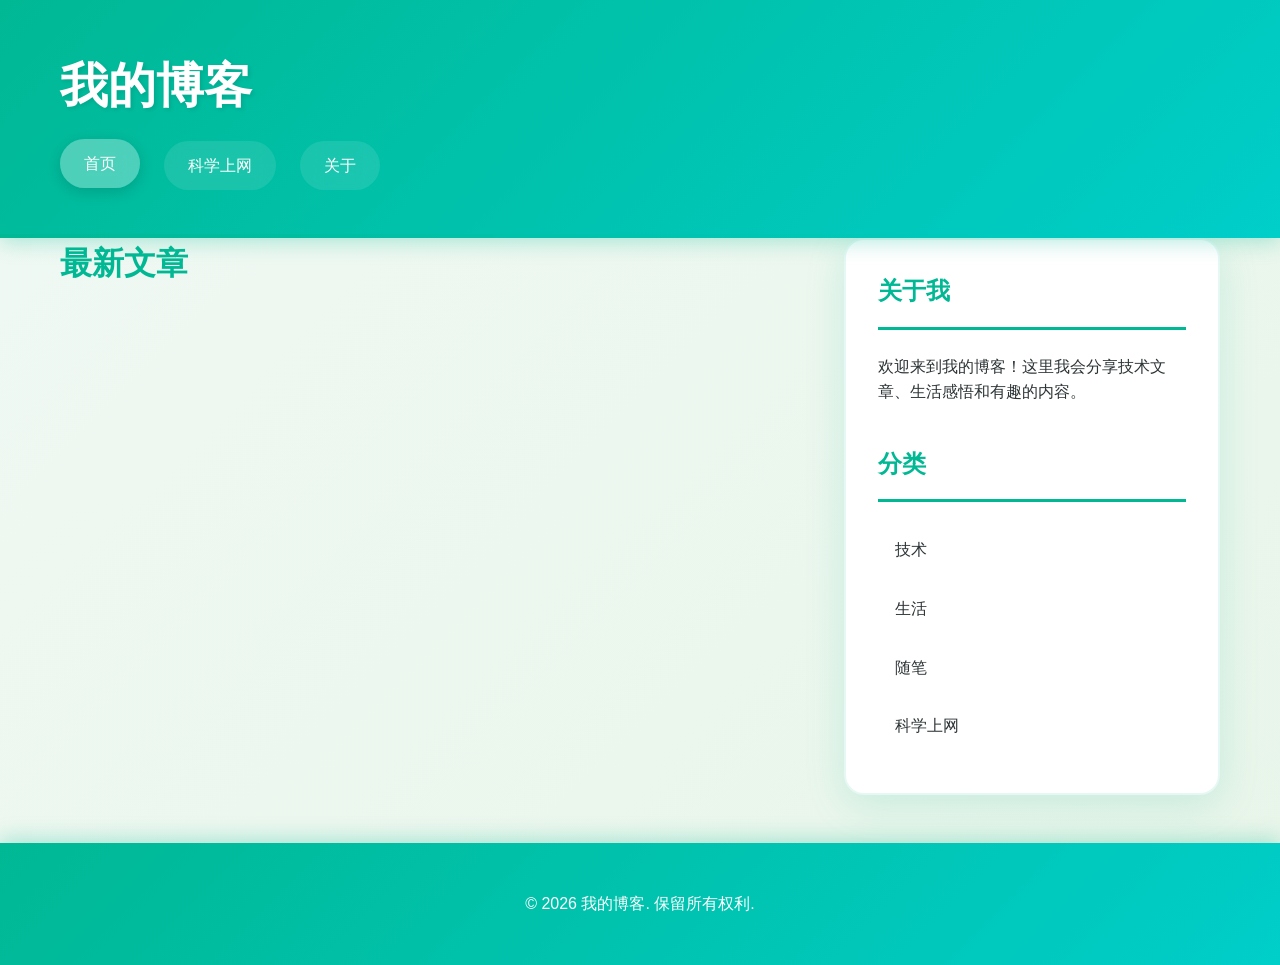
<file: index.html>
<!DOCTYPE html>
<html lang="zh-CN">
<head>
    <meta charset="UTF-8">
    <meta name="viewport" content="width=device-width, initial-scale=1.0">
    <title>我的博客</title>
    <link rel="stylesheet" href="styles.css">
    <script type="module" src="js/dataManager.js"></script>
    <script type="module" src="js/articleManager.js"></script>
</head>
<body>
    <header>
        <div class="container">
            <h1>我的博客</h1>
            <nav>
                <a href="index.html" class="active">首页</a>
                <a href="science-networking.html">科学上网</a>
                <a href="about.html">关于</a>
            </nav>
        </div>
    </header>

    <main class="container">
        <div class="blog-posts">
            <h2>最新文章</h2>
            <div id="posts-container">
            </div>
        </div>

        <aside class="sidebar">
            <div class="widget">
                <h3>关于我</h3>
                <p>欢迎来到我的博客！这里我会分享技术文章、生活感悟和有趣的内容。</p>
            </div>
            <div class="widget">
                <h3>分类</h3>
                <ul>
                    <li><a href="#">技术</a></li>
                    <li><a href="#">生活</a></li>
                    <li><a href="#">随笔</a></li>
                    <li><a href="#">科学上网</a></li>
                </ul>
            </div>
        </aside>
    </main>

    <footer>
        <div class="container">
            <p>&copy; 2026 我的博客. 保留所有权利.</p>
        </div>
    </footer>

    <script type="module">
        import articleManager from './js/articleManager.js';
        
        document.addEventListener('DOMContentLoaded', async () => {
            await articleManager.init();
        });
    </script>
</body>
</html>
</file>
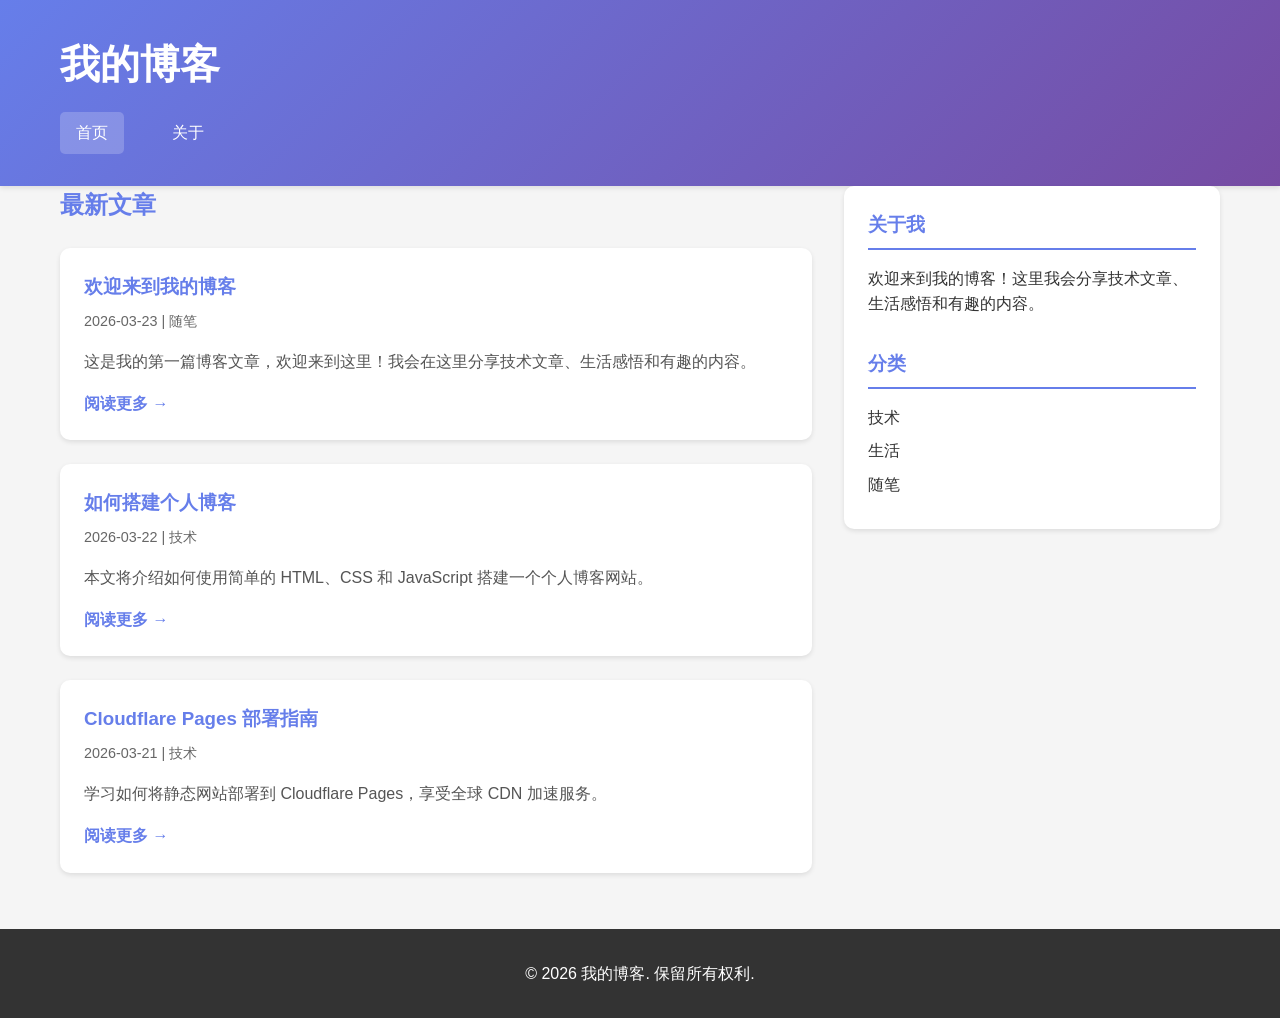
<file: my-blog/index.html>
<!DOCTYPE html>
<html lang="zh-CN">
<head>
    <meta charset="UTF-8">
    <meta name="viewport" content="width=device-width, initial-scale=1.0">
    <title>我的博客</title>
    <link rel="stylesheet" href="styles.css">
</head>
<body>
    <header>
        <div class="container">
            <h1>我的博客</h1>
            <nav>
                <a href="index.html" class="active">首页</a>
                <a href="about.html">关于</a>
            </nav>
        </div>
    </header>

    <main class="container">
        <div class="blog-posts">
            <h2>最新文章</h2>
            <div id="posts-container">
            </div>
        </div>

        <aside class="sidebar">
            <div class="widget">
                <h3>关于我</h3>
                <p>欢迎来到我的博客！这里我会分享技术文章、生活感悟和有趣的内容。</p>
            </div>
            <div class="widget">
                <h3>分类</h3>
                <ul>
                    <li><a href="#">技术</a></li>
                    <li><a href="#">生活</a></li>
                    <li><a href="#">随笔</a></li>
                </ul>
            </div>
        </aside>
    </main>

    <footer>
        <div class="container">
            <p>&copy; 2026 我的博客. 保留所有权利.</p>
        </div>
    </footer>

    <script src="script.js"></script>
</body>
</html>
</file>
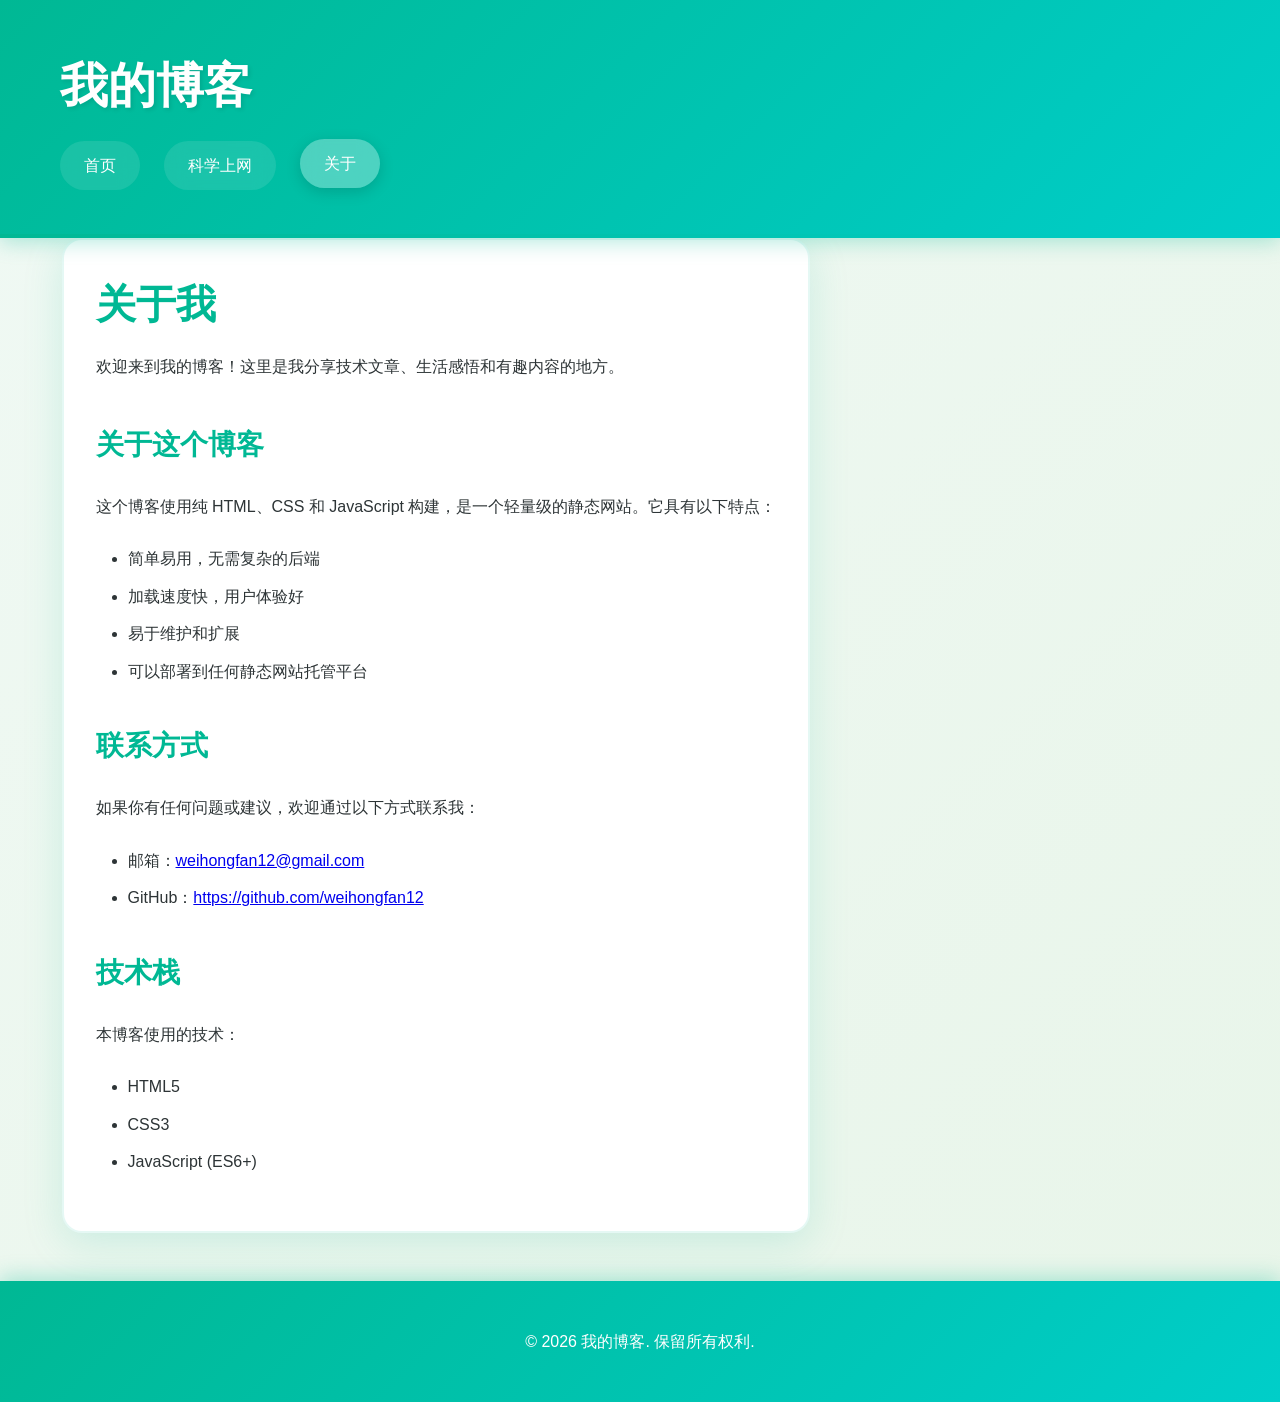
<file: about.html>
<!DOCTYPE html>
<html lang="zh-CN">
<head>
    <meta charset="UTF-8">
    <meta name="viewport" content="width=device-width, initial-scale=1.0">
    <title>关于 - 我的博客</title>
    <link rel="stylesheet" href="styles.css">
</head>
<body>
    <header>
        <div class="container">
            <h1>我的博客</h1>
            <nav>
                <a href="index.html">首页</a>
                <a href="science-networking.html">科学上网</a>
                <a href="about.html" class="active">关于</a>
            </nav>
        </div>
    </header>

    <main class="container">
        <div class="about-page">
            <div class="post-card">
                <h1>关于我</h1>
                <p>欢迎来到我的博客！这里是我分享技术文章、生活感悟和有趣内容的地方。</p>
                
                <h2>关于这个博客</h2>
                <p>这个博客使用纯 HTML、CSS 和 JavaScript 构建，是一个轻量级的静态网站。它具有以下特点：</p>
                <ul>
                    <li>简单易用，无需复杂的后端</li>
                    <li>加载速度快，用户体验好</li>
                    <li>易于维护和扩展</li>
                    <li>可以部署到任何静态网站托管平台</li>
                </ul>
                
                <h2>联系方式</h2>
                <p>如果你有任何问题或建议，欢迎通过以下方式联系我：</p>
                <ul>
                    <li>邮箱：<a href="mailto:weihongfan12@gmail.com">weihongfan12@gmail.com</a></li>
                    <li>GitHub：<a href="https://github.com/weihongfan12" target="_blank">https://github.com/weihongfan12</a></li>
                </ul>
                
                <h2>技术栈</h2>
                <p>本博客使用的技术：</p>
                <ul>
                    <li>HTML5</li>
                    <li>CSS3</li>
                    <li>JavaScript (ES6+)</li>
                </ul>
            </div>
        </div>
    </main>

    <footer>
        <div class="container">
            <p>&copy; 2026 我的博客. 保留所有权利.</p>
        </div>
    </footer>
</body>
</html>
</file>
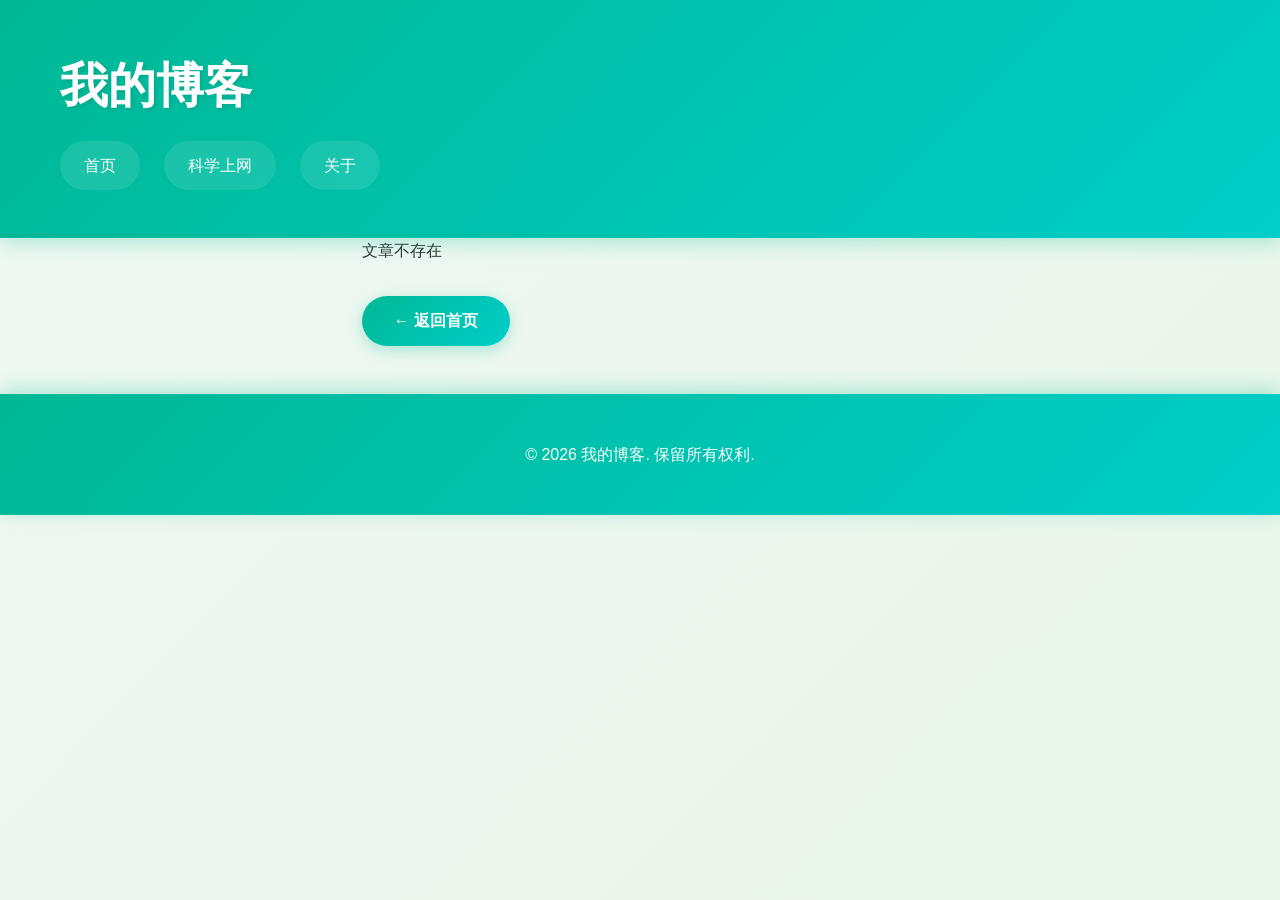
<file: article.html>
<!DOCTYPE html>
<html lang="zh-CN">
<head>
    <meta charset="UTF-8">
    <meta name="viewport" content="width=device-width, initial-scale=1.0">
    <title>文章详情 - 我的博客</title>
    <link rel="stylesheet" href="styles.css">
    <script type="module" src="js/dataManager.js"></script>
    <script type="module" src="js/articleManager.js"></script>
</head>
<body>
    <header>
        <div class="container">
            <h1>我的博客</h1>
            <nav>
                <a href="index.html">首页</a>
                <a href="science-networking.html">科学上网</a>
                <a href="about.html">关于</a>
            </nav>
        </div>
    </header>

    <main class="container">
        <div class="post-detail">
            <div id="post-content">
                <p>加载中...</p>
            </div>
            <a href="index.html" class="back-link">← 返回首页</a>
        </div>
    </main>

    <footer>
        <div class="container">
            <p>&copy; 2026 我的博客. 保留所有权利.</p>
        </div>
    </footer>

    <script type="module">
        import articleManager from './js/articleManager.js';
        
        document.addEventListener('DOMContentLoaded', async () => {
            const urlParams = new URLSearchParams(window.location.search);
            const articleId = urlParams.get('id');
            
            if (articleId) {
                await articleManager.loadArticleDetail(articleId);
            } else {
                document.querySelector('#post-content').innerHTML = '<p>文章不存在</p>';
            }
        });
    </script>
</body>
</html>
</file>
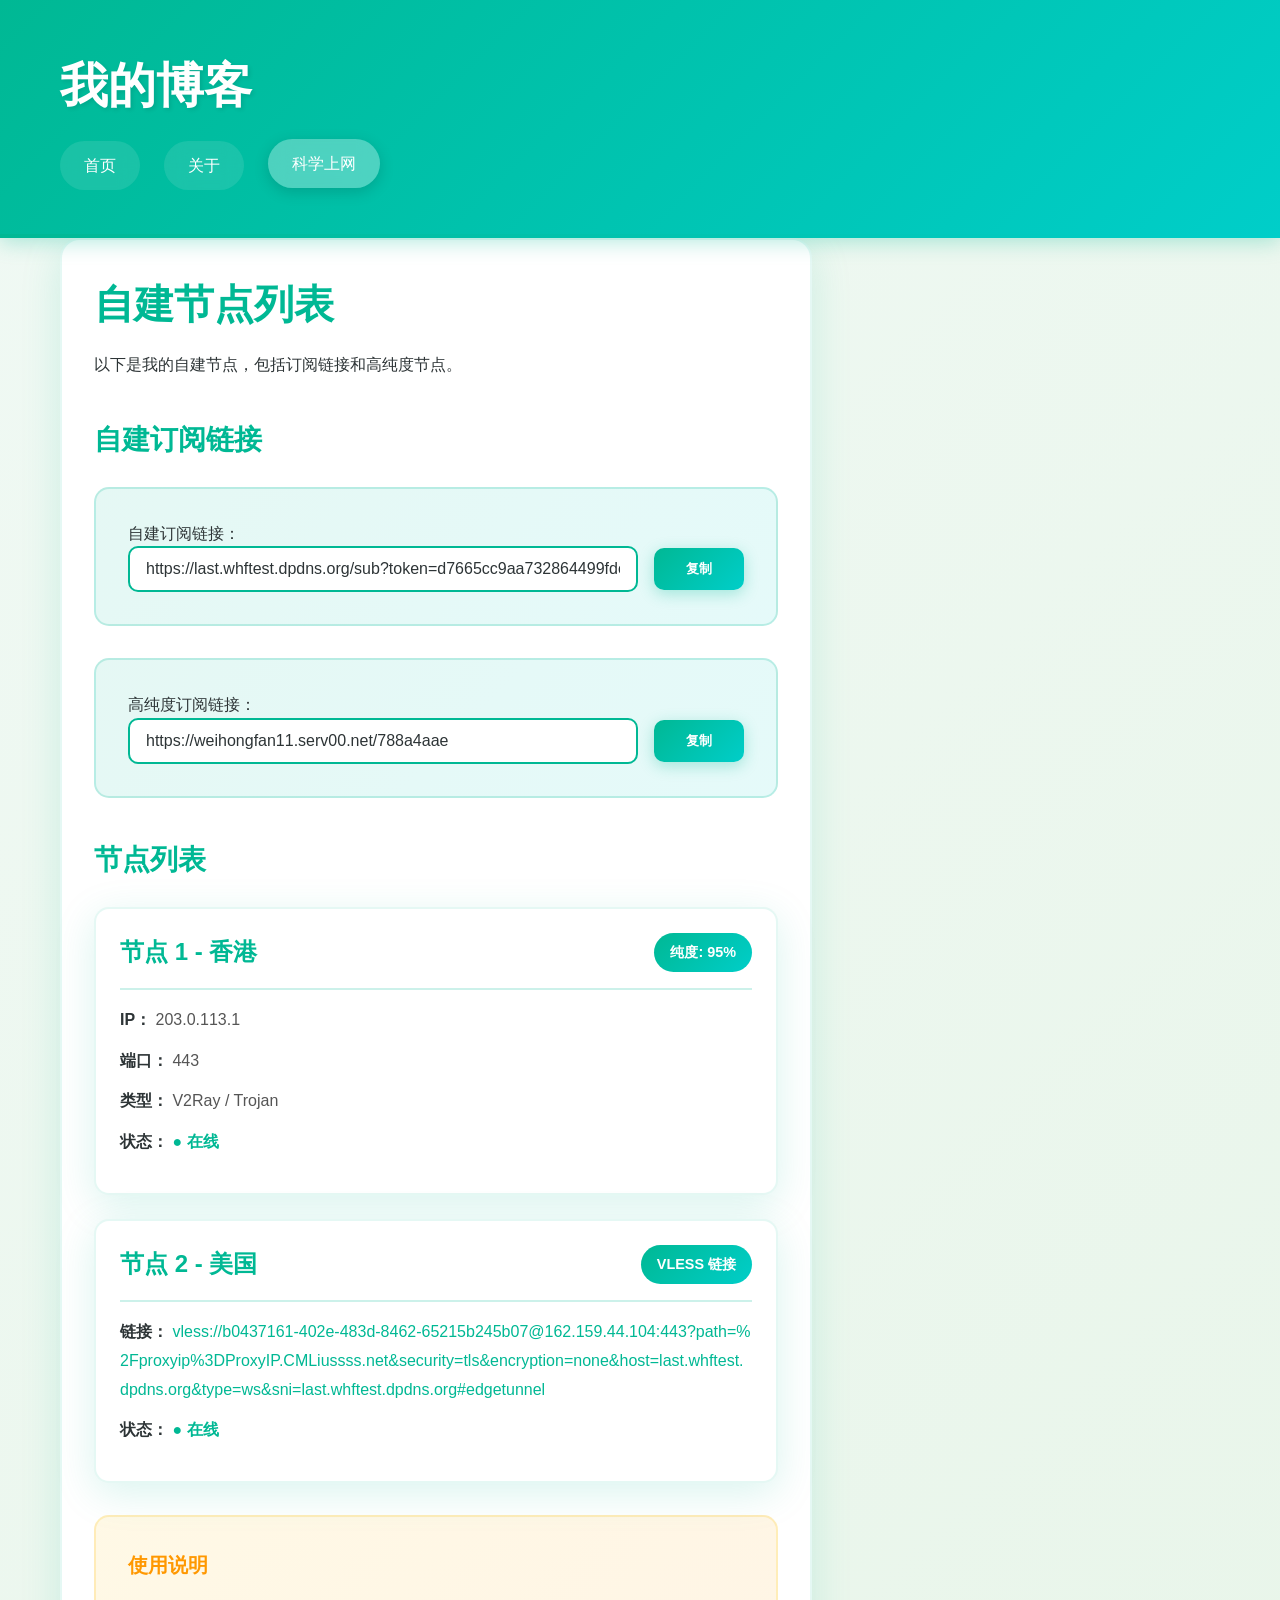
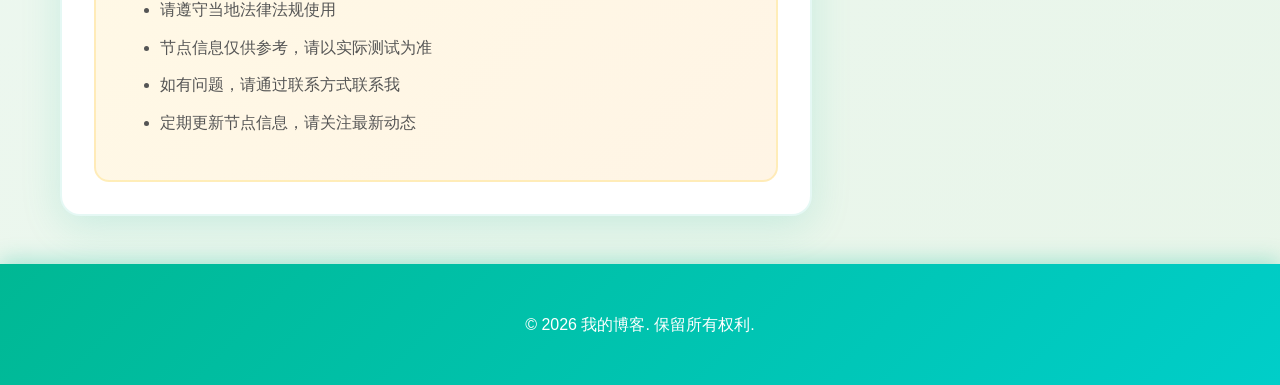
<file: nodes.html>
<!DOCTYPE html>
<html lang="zh-CN">
<head>
    <meta charset="UTF-8">
    <meta name="viewport" content="width=device-width, initial-scale=1.0">
    <title>节点列表 - 我的博客</title>
    <link rel="stylesheet" href="styles.css">
    <script type="module" src="js/dataManager.js"></script>
    <script type="module" src="js/nodeManager.js"></script>
</head>
<body>
    <header>
        <div class="container">
            <h1>我的博客</h1>
            <nav>
                <a href="index.html">首页</a>
                <a href="about.html">关于</a>
                <a href="science-networking.html" class="active">科学上网</a>
            </nav>
        </div>
    </header>

    <main class="container">
        <div class="nodes-page">
            <div class="post-card">
                <h1>自建节点列表</h1>
                <p>以下是我的自建节点，包括订阅链接和高纯度节点。</p>
                
                <h2>自建订阅链接</h2>
                <div class="subscription-box">
                    <p>自建订阅链接：</p>
                    <div class="subscription-link">
                        <input type="text" value="https://last.whftest.dpdns.org/sub?token=d7665cc9aa732864499fde639336298" readonly>
                        <button onclick="copySubscription()">复制</button>
                    </div>
                </div>
                
                <div class="subscription-box">
                    <p>高纯度订阅链接：</p>
                    <div class="subscription-link">
                        <input type="text" value="https://weihongfan11.serv00.net/788a4aae" readonly>
                        <button onclick="copyHighPuritySubscription()">复制</button>
                    </div>
                </div>

                <h2>节点列表</h2>
                <div class="nodes-list">
                    <div class="node-item">
                        <div class="node-header">
                            <h3>节点 1 - 香港</h3>
                            <span class="node-purity">纯度: 95%</span>
                        </div>
                        <div class="node-details">
                            <p><strong>IP：</strong> 203.0.113.1</p>
                            <p><strong>端口：</strong> 443</p>
                            <p><strong>类型：</strong> V2Ray / Trojan</p>
                            <p><strong>状态：</strong> <span class="status-online">● 在线</span></p>
                        </div>
                    </div>

                    <div class="node-item">
                        <div class="node-header">
                            <h3>节点 2 - 美国</h3>
                            <span class="node-purity">VLESS 链接</span>
                        </div>
                        <div class="node-details">
                            <p><strong>链接：</strong> <a href="vless://b0437161-402e-483d-8462-65215b245b07@162.159.44.104:443?path=%2Fproxyip%3DProxyIP.CMLiussss.net&security=tls&encryption=none&host=last.whftest.dpdns.org&type=ws&sni=last.whftest.dpdns.org#edgetunnel" target="_blank" class="node-link">vless://b0437161-402e-483d-8462-65215b245b07@162.159.44.104:443?path=%2Fproxyip%3DProxyIP.CMLiussss.net&security=tls&encryption=none&host=last.whftest.dpdns.org&type=ws&sni=last.whftest.dpdns.org#edgetunnel</a></p>
                            <p><strong>状态：</strong> <span class="status-online">● 在线</span></p>
                        </div>
                    </div>
                </div>

                <div class="note">
                    <h3>使用说明</h3>
                    <ul>
                        <li>请遵守当地法律法规使用</li>
                        <li>节点信息仅供参考，请以实际测试为准</li>
                        <li>如有问题，请通过联系方式联系我</li>
                        <li>定期更新节点信息，请关注最新动态</li>
                    </ul>
                </div>
            </div>
        </div>
    </main>

    <footer>
        <div class="container">
            <p>&copy; 2026 我的博客. 保留所有权利.</p>
        </div>
    </footer>

    <script type="module">
        import nodeManager from './js/nodeManager.js';
        
        document.addEventListener('DOMContentLoaded', async () => {
            await nodeManager.init();
        });
    </script>
</body>
</html>
</file>
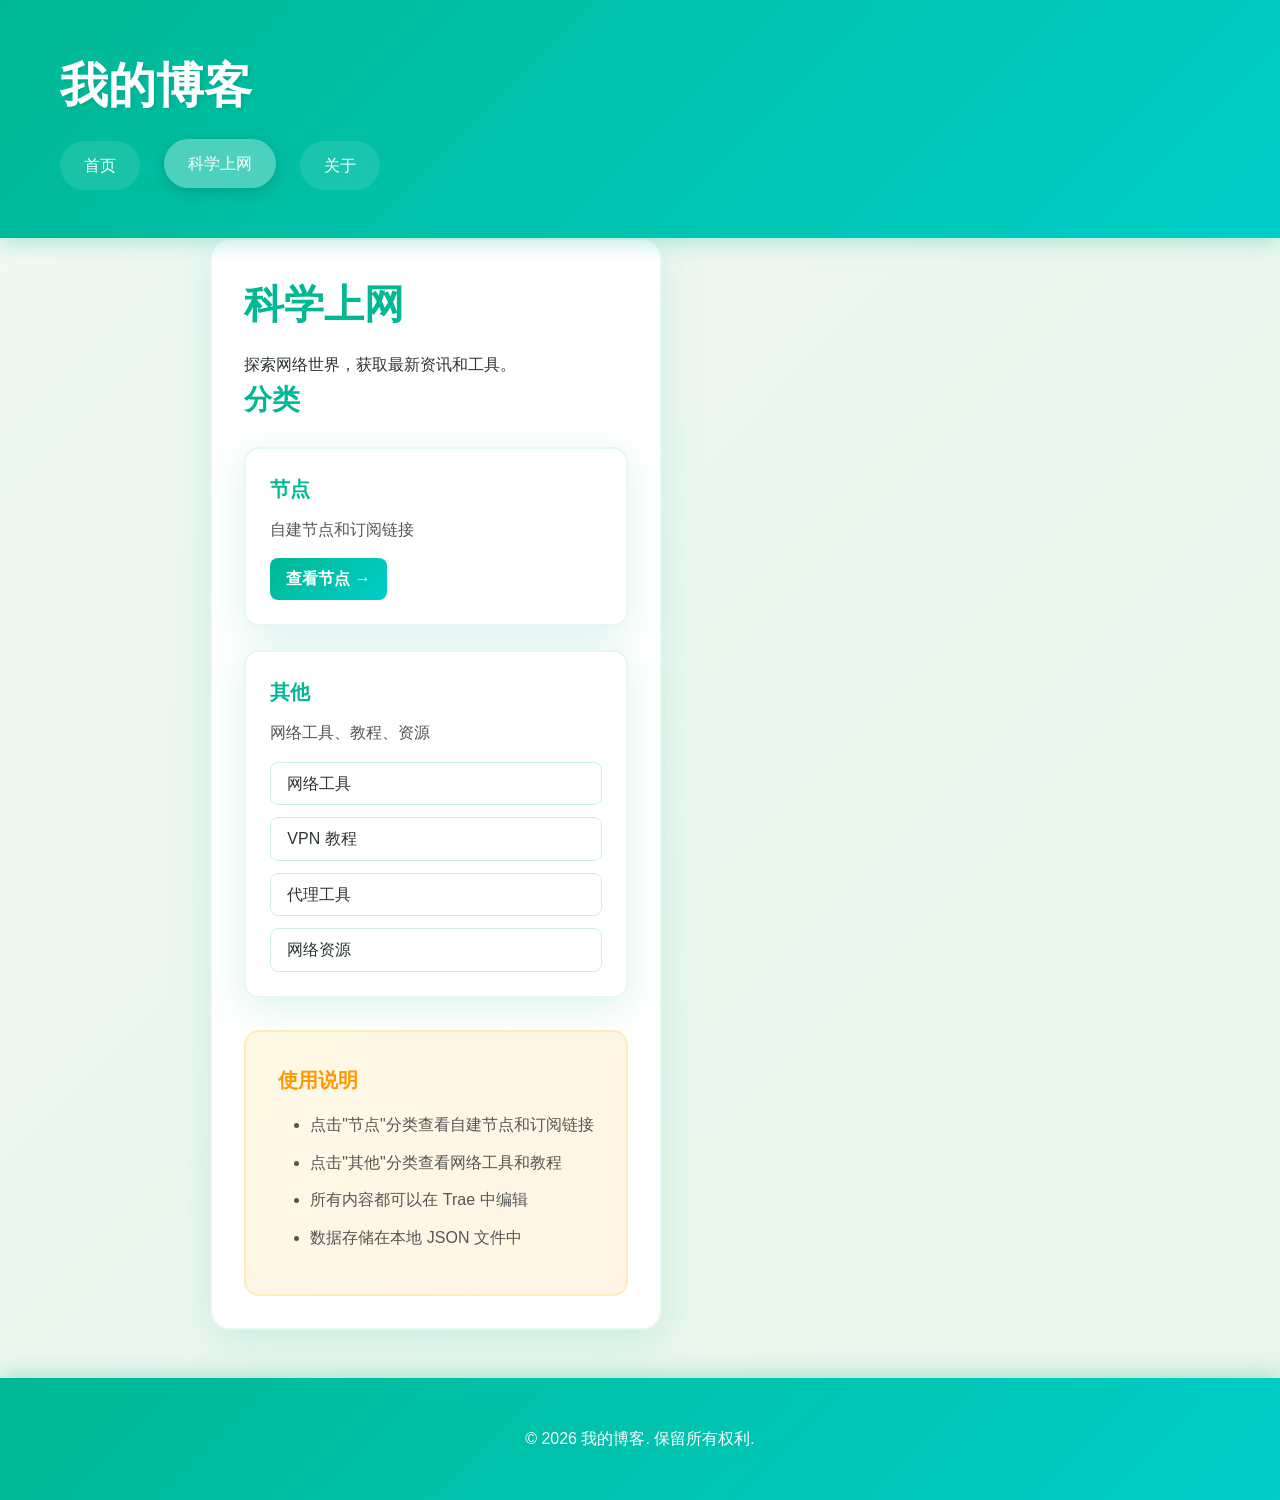
<file: science-networking.html>
<!DOCTYPE html>
<html lang="zh-CN">
<head>
    <meta charset="UTF-8">
    <meta name="viewport" content="width=device-width, initial-scale=1.0">
    <title>科学上网 - 我的博客</title>
    <link rel="stylesheet" href="styles.css">
    <script type="module" src="js/dataManager.js"></script>
    <script type="module" src="js/nodeManager.js"></script>
</head>
<body>
    <header>
        <div class="container">
            <h1>我的博客</h1>
            <nav>
                <a href="index.html">首页</a>
                <a href="science-networking.html" class="active">科学上网</a>
                <a href="about.html">关于</a>
            </nav>
        </div>
    </header>

    <main class="container">
        <div class="science-networking-page">
            <div class="post-card">
                <h1>科学上网</h1>
                <p>探索网络世界，获取最新资讯和工具。</p>
                
                <div class="categories-section">
                    <h2>分类</h2>
                    <div class="categories-grid">
                        <div class="category-card">
                            <h3>节点</h3>
                            <p>自建节点和订阅链接</p>
                            <a href="nodes.html" class="category-link">查看节点 →</a>
                        </div>
                        <div class="category-card">
                            <h3>其他</h3>
                            <p>网络工具、教程、资源</p>
                            <div class="category-items">
                                <a href="#" class="category-item">网络工具</a>
                                <a href="#" class="category-item">VPN 教程</a>
                                <a href="#" class="category-item">代理工具</a>
                                <a href="#" class="category-item">网络资源</a>
                            </div>
                        </div>
                    </div>
                </div>

                <div class="note">
                    <h3>使用说明</h3>
                    <ul>
                        <li>点击"节点"分类查看自建节点和订阅链接</li>
                        <li>点击"其他"分类查看网络工具和教程</li>
                        <li>所有内容都可以在 Trae 中编辑</li>
                        <li>数据存储在本地 JSON 文件中</li>
                    </ul>
                </div>
            </div>
        </div>
    </main>

    <footer>
        <div class="container">
            <p>&copy; 2026 我的博客. 保留所有权利.</p>
        </div>
    </footer>


</body>
</html>
</file>
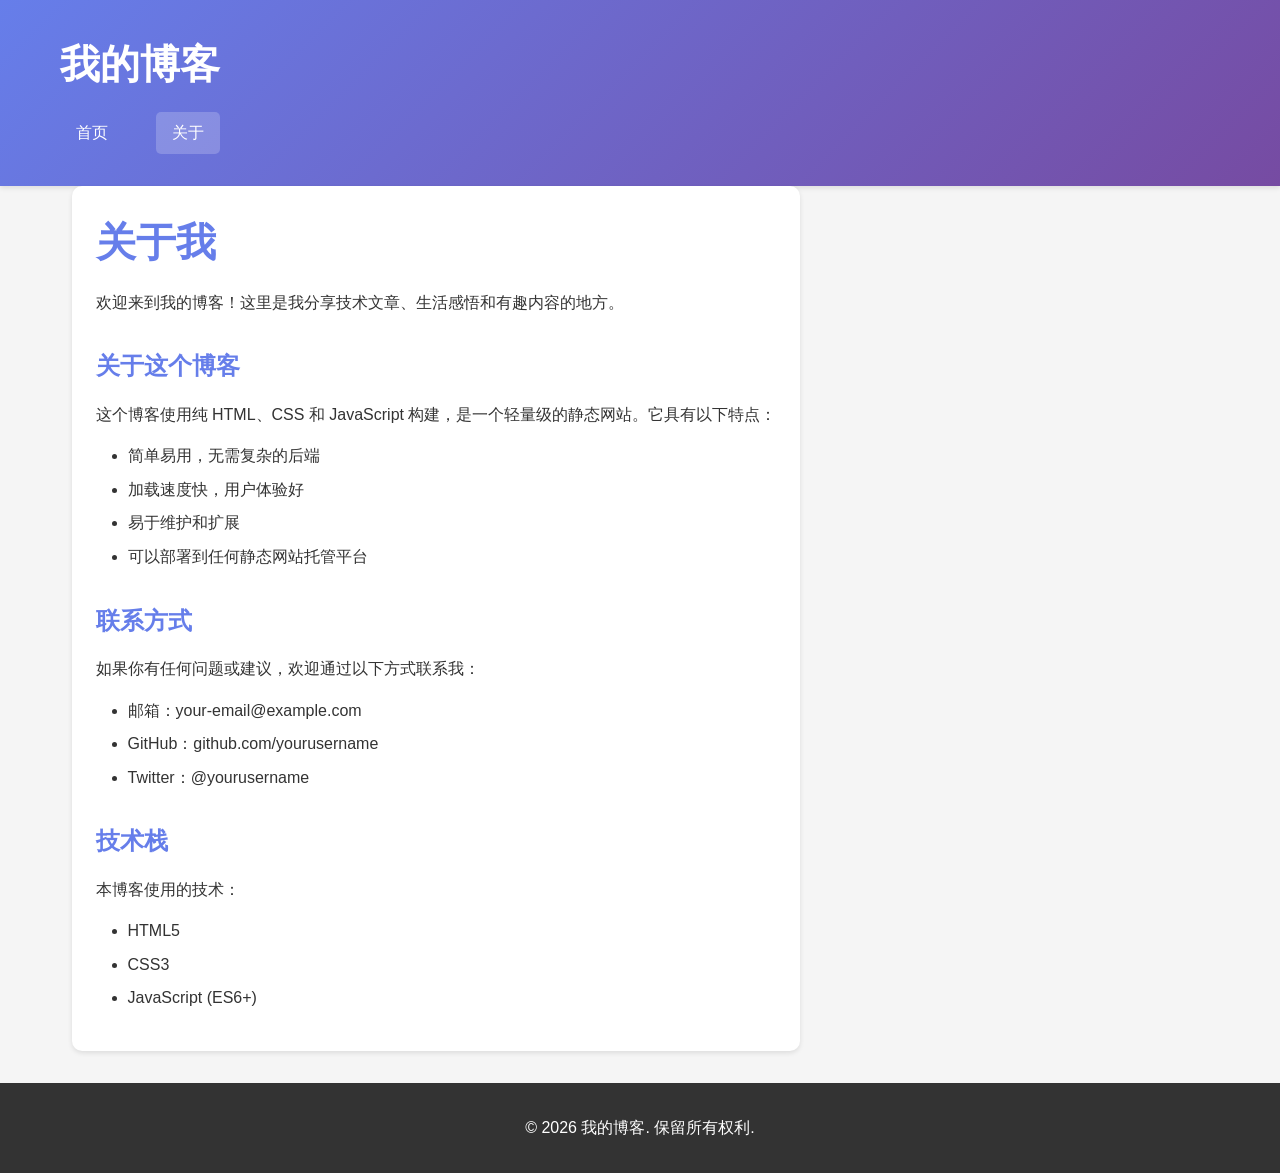
<file: my-blog/about.html>
<!DOCTYPE html>
<html lang="zh-CN">
<head>
    <meta charset="UTF-8">
    <meta name="viewport" content="width=device-width, initial-scale=1.0">
    <title>关于 - 我的博客</title>
    <link rel="stylesheet" href="styles.css">
</head>
<body>
    <header>
        <div class="container">
            <h1>我的博客</h1>
            <nav>
                <a href="index.html">首页</a>
                <a href="about.html" class="active">关于</a>
            </nav>
        </div>
    </header>

    <main class="container">
        <div class="about-page">
            <div class="post-card">
                <h1>关于我</h1>
                <p>欢迎来到我的博客！这里是我分享技术文章、生活感悟和有趣内容的地方。</p>
                
                <h2>关于这个博客</h2>
                <p>这个博客使用纯 HTML、CSS 和 JavaScript 构建，是一个轻量级的静态网站。它具有以下特点：</p>
                <ul>
                    <li>简单易用，无需复杂的后端</li>
                    <li>加载速度快，用户体验好</li>
                    <li>易于维护和扩展</li>
                    <li>可以部署到任何静态网站托管平台</li>
                </ul>
                
                <h2>联系方式</h2>
                <p>如果你有任何问题或建议，欢迎通过以下方式联系我：</p>
                <ul>
                    <li>邮箱：your-email@example.com</li>
                    <li>GitHub：github.com/yourusername</li>
                    <li>Twitter：@yourusername</li>
                </ul>
                
                <h2>技术栈</h2>
                <p>本博客使用的技术：</p>
                <ul>
                    <li>HTML5</li>
                    <li>CSS3</li>
                    <li>JavaScript (ES6+)</li>
                </ul>
            </div>
        </div>
    </main>

    <footer>
        <div class="container">
            <p>&copy; 2026 我的博客. 保留所有权利.</p>
        </div>
    </footer>
</body>
</html>
</file>
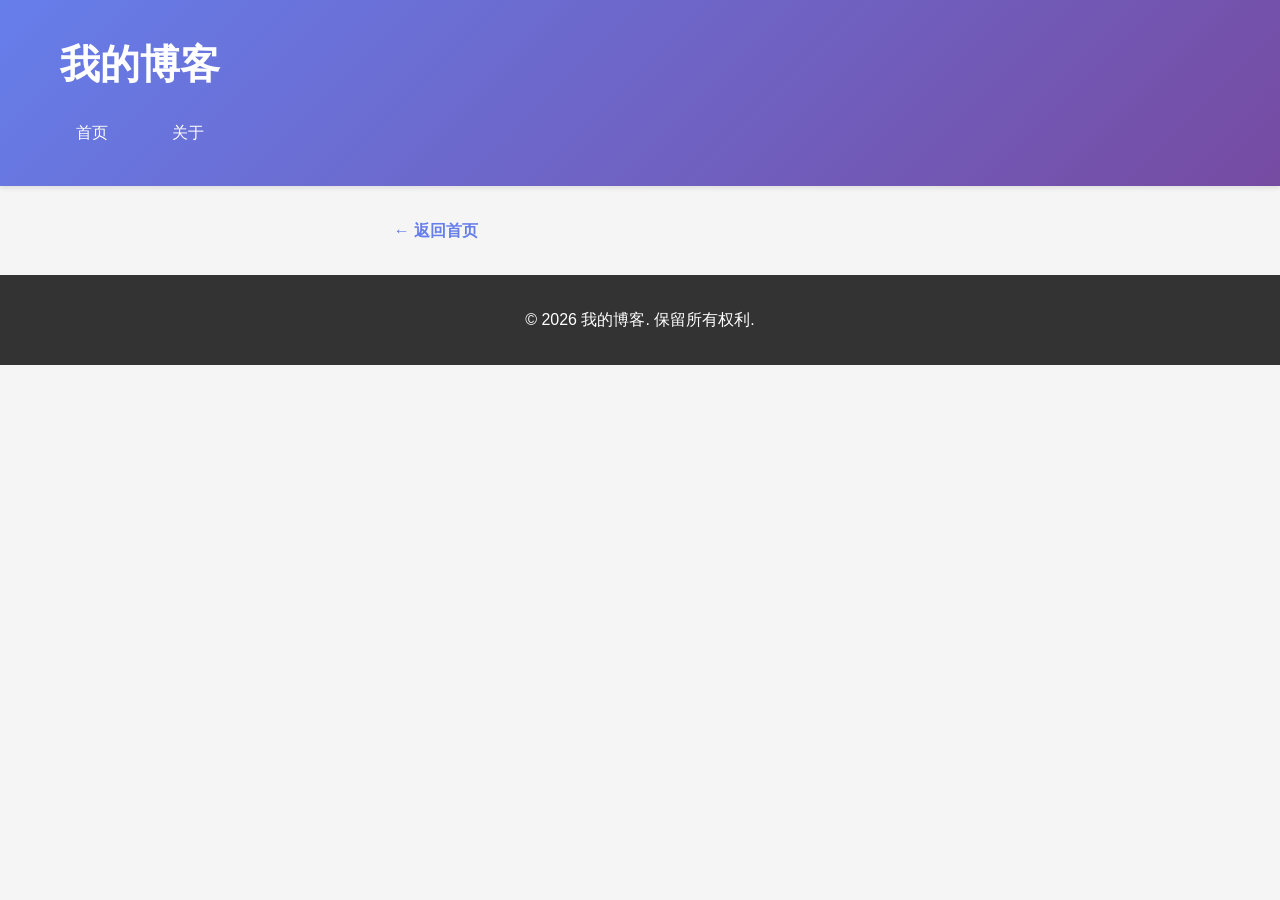
<file: my-blog/post.html>
<!DOCTYPE html>
<html lang="zh-CN">
<head>
    <meta charset="UTF-8">
    <meta name="viewport" content="width=device-width, initial-scale=1.0">
    <title>文章详情 - 我的博客</title>
    <link rel="stylesheet" href="styles.css">
</head>
<body>
    <header>
        <div class="container">
            <h1>我的博客</h1>
            <nav>
                <a href="index.html">首页</a>
                <a href="about.html">关于</a>
            </nav>
        </div>
    </header>

    <main class="container">
        <div class="post-detail">
            <div id="post-content">
            </div>
            <a href="index.html" class="back-link">← 返回首页</a>
        </div>
    </main>

    <footer>
        <div class="container">
            <p>&copy; 2026 我的博客. 保留所有权利.</p>
        </div>
    </footer>

    <script src="script.js"></script>
    <script src="post.js"></script>
</body>
</html>
</file>
<file: styles.css>
/* 清新自然风格（绿色系） */
* {
    margin: 0;
    padding: 0;
    box-sizing: border-box;
}

body {
    font-family: -apple-system, BlinkMacSystemFont, 'Segoe UI', Roboto, 'Helvetica Neue', Arial, sans-serif;
    line-height: 1.6;
    color: #2d3436;
    background: linear-gradient(135deg, #f0f9f4 0%, #e8f5e9 100%);
    min-height: 100vh;
}

.container {
    max-width: 1200px;
    margin: 0 auto;
    padding: 0 20px;
}

header {
    background: linear-gradient(135deg, #00b894 0%, #00cec9 100%);
    color: white;
    padding: 3rem 0;
    box-shadow: 0 4px 20px rgba(0, 184, 148, 0.3);
    position: relative;
    overflow: hidden;
}

header::after {
    content: '';
    position: absolute;
    bottom: 0;
    left: 0;
    right: 0;
    height: 4px;
    background: linear-gradient(90deg, #00b894, #00cec9, #00b894);
    background-size: 200% 100%;
    animation: shimmer 3s linear infinite;
}

@keyframes shimmer {
    0% { background-position: -200% 0; }
    100% { background-position: 200% 0; }
}

header h1 {
    font-size: 3rem;
    margin-bottom: 1rem;
    font-weight: 700;
    text-shadow: 2px 2px 4px rgba(0,0,0,0.1);
}

header nav {
    display: flex;
    gap: 1.5rem;
    position: relative;
    z-index: 1;
}

header nav a {
    color: white;
    text-decoration: none;
    padding: 0.75rem 1.5rem;
    border-radius: 25px;
    transition: all 0.3s ease;
    font-weight: 500;
    background: rgba(255,255,255,0.1);
    backdrop-filter: blur(10px);
}

header nav a:hover,
header nav a.active {
    background: rgba(255,255,255,0.3);
    transform: translateY(-2px);
    box-shadow: 0 4px 15px rgba(0,0,0,0.15);
}

main {
    display: grid;
    grid-template-columns: 2fr 1fr;
    gap: 2rem;
    margin: 3rem auto;
}

.blog-posts h2 {
    margin-bottom: 2rem;
    color: #00b894;
    font-size: 2rem;
    font-weight: 600;
}

.post-card {
    background: white;
    border-radius: 20px;
    padding: 2rem;
    margin-bottom: 2rem;
    box-shadow: 0 10px 40px rgba(0, 184, 148, 0.15);
    transition: all 0.4s cubic-bezier(0.175, 0.885, 0.32, 1.275);
    border: 2px solid rgba(0, 184, 148, 0.1);
}

.post-card:hover {
    transform: translateY(-8px);
    box-shadow: 0 20px 60px rgba(0, 184, 148, 0.25);
    border-color: #00b894;
}

.post-card h3 {
    color: #00b894;
    margin-bottom: 0.75rem;
    font-size: 1.75rem;
    font-weight: 600;
}

.post-card h3 a {
    color: #00b894;
    text-decoration: none;
    transition: color 0.3s;
}

.post-card h3 a:hover {
    color: #00cec9;
}

.post-card .meta {
    color: #636e72;
    font-size: 0.9rem;
    margin-bottom: 1rem;
    display: flex;
    gap: 1rem;
    align-items: center;
}

.post-card .excerpt {
    color: #555;
    margin-bottom: 1.5rem;
    line-height: 1.8;
}

.post-card .read-more {
    display: inline-block;
    color: white;
    text-decoration: none;
    font-weight: 600;
    padding: 0.6rem 1.8rem;
    border-radius: 25px;
    background: linear-gradient(135deg, #00b894 0%, #00cec9 100%);
    transition: all 0.3s ease;
    box-shadow: 0 4px 15px rgba(0, 184, 148, 0.3);
}

.post-card .read-more:hover {
    transform: scale(1.05);
    box-shadow: 0 6px 20px rgba(0, 184, 148, 0.4);
}

.sidebar {
    background: white;
    border-radius: 20px;
    padding: 2rem;
    box-shadow: 0 10px 40px rgba(0, 184, 148, 0.15);
    height: fit-content;
    border: 2px solid rgba(0, 184, 148, 0.1);
}

.widget {
    margin-bottom: 2.5rem;
}

.widget:last-child {
    margin-bottom: 0;
}

.widget h3 {
    color: #00b894;
    margin-bottom: 1.5rem;
    padding-bottom: 1rem;
    border-bottom: 3px solid #00b894;
    font-size: 1.5rem;
    font-weight: 600;
}

.widget ul {
    list-style: none;
}

.widget ul li {
    margin-bottom: 0.75rem;
}

.widget ul li a {
    color: #2d3436;
    text-decoration: none;
    padding: 0.6rem 1rem;
    border-radius: 10px;
    transition: all 0.3s ease;
    display: block;
    border: 1px solid transparent;
}

.widget ul li a:hover {
    background: linear-gradient(135deg, #00b894 0%, #00cec9 100%);
    color: white;
    transform: translateX(5px);
    box-shadow: 0 4px 15px rgba(0, 184, 148, 0.3);
}

footer {
    background: linear-gradient(135deg, #00b894 0%, #00cec9 100%);
    color: white;
    text-align: center;
    padding: 3rem 0;
    margin-top: 3rem;
    box-shadow: 0 -4px 20px rgba(0, 184, 148, 0.3);
}

@media (max-width: 768px) {
    main {
        grid-template-columns: 1fr;
    }
    
    header h1 {
        font-size: 2rem;
    }
    
    header nav {
        flex-direction: column;
        gap: 0.75rem;
    }
    
    .post-card {
        padding: 1.5rem;
    }
}

.post-detail {
    max-width: 800px;
    margin: 0 auto;
}

.post-detail .post-card {
    margin-bottom: 0;
}

.post-detail h1 {
    color: #00b894;
    font-size: 2.5rem;
    margin-bottom: 1rem;
    font-weight: 700;
}

.post-detail .post-body {
    margin-top: 2rem;
    line-height: 1.9;
}

.post-detail .post-body h2 {
    color: #00b894;
    margin-top: 2.5rem;
    margin-bottom: 1.5rem;
    font-size: 1.75rem;
}

.post-detail .post-body p {
    margin-bottom: 1.5rem;
}

.post-detail .post-body ul,
.post-detail .post-body ol {
    margin-left: 2rem;
    margin-bottom: 1.5rem;
}

.post-detail .post-body li {
    margin-bottom: 0.75rem;
}

.back-link {
    display: inline-block;
    margin-top: 2rem;
    color: white;
    text-decoration: none;
    font-weight: 600;
    padding: 0.75rem 2rem;
    border-radius: 25px;
    background: linear-gradient(135deg, #00b894 0%, #00cec9 100%);
    transition: all 0.3s ease;
    box-shadow: 0 4px 15px rgba(0, 184, 148, 0.3);
}

.back-link:hover {
    transform: scale(1.05);
    box-shadow: 0 6px 20px rgba(0, 184, 148, 0.4);
}

.about-page {
    max-width: 800px;
    margin: 0 auto;
}

.about-page .post-card {
    margin-bottom: 0;
}

.about-page h1 {
    color: #00b894;
    font-size: 2.5rem;
    margin-bottom: 1rem;
    font-weight: 700;
}

.about-page h2 {
    color: #00b894;
    margin-top: 2.5rem;
    margin-bottom: 1.5rem;
    font-size: 1.75rem;
}

.about-page p {
    margin-bottom: 1.5rem;
    line-height: 1.9;
}

.about-page ul {
    margin-left: 2rem;
    margin-bottom: 1.5rem;
}

.about-page li {
    margin-bottom: 0.75rem;
}

.search-wrapper {
    margin-bottom: 2rem;
}

.search-wrapper h2 {
    color: #00b894;
    font-size: 1.5rem;
    margin-bottom: 1rem;
    font-weight: 600;
}

.search-input {
    width: 100%;
    padding: 0.75rem 1rem;
    border: 2px solid #00b894;
    border-radius: 10px;
    font-size: 1rem;
    background: white;
    color: #2d3436;
    transition: all 0.3s ease;
}

.search-input:focus {
    outline: none;
    border-color: #00cec9;
    box-shadow: 0 0 0 3px rgba(0, 184, 148, 0.2);
}

.no-articles, .no-nodes {
    text-align: center;
    padding: 3rem;
    color: #636e72;
    font-size: 1.1rem;
    background: rgba(0, 184, 148, 0.05);
    border-radius: 10px;
    margin: 2rem 0;
}

.add-node-btn {
    background: linear-gradient(135deg, #00b894 0%, #00cec9 100%);
    color: white;
    border: none;
    padding: 0.5rem 1rem;
    border-radius: 8px;
    font-weight: 600;
    cursor: pointer;
    transition: all 0.3s ease;
    box-shadow: 0 4px 15px rgba(0, 184, 148, 0.3);
    margin-left: 1rem;
}

.add-node-btn:hover {
    transform: scale(1.05);
    box-shadow: 0 6px 20px rgba(0, 184, 148, 0.4);
}

.form-container {
    position: fixed;
    top: 50%;
    left: 50%;
    transform: translate(-50%, -50%);
    background: white;
    padding: 2rem;
    border-radius: 20px;
    box-shadow: 0 20px 60px rgba(0, 0, 0, 0.3);
    z-index: 1000;
    min-width: 400px;
    max-width: 500px;
}

.add-node-form h3 {
    color: #00b894;
    font-size: 1.5rem;
    margin-bottom: 1.5rem;
}

.form-group {
    margin-bottom: 1.5rem;
}

.form-group label {
    display: block;
    margin-bottom: 0.5rem;
    color: #2d3436;
    font-weight: 600;
}

.form-group input,
.form-group select {
    width: 100%;
    padding: 0.75rem;
    border: 2px solid #ddd;
    border-radius: 8px;
    font-size: 1rem;
    background: white;
    color: #2d3436;
}

.form-group input:focus,
.form-group select:focus {
    outline: none;
    border-color: #00b894;
    box-shadow: 0 0 0 3px rgba(0, 184, 148, 0.2);
}

.form-actions {
    display: flex;
    gap: 1rem;
    margin-top: 2rem;
}

.form-actions button {
    flex: 1;
    padding: 0.75rem 1.5rem;
    border: none;
    border-radius: 8px;
    font-weight: 600;
    cursor: pointer;
    transition: all 0.3s ease;
}

.form-actions button:first-child {
    background: linear-gradient(135deg, #00b894 0%, #00cec9 100%);
    color: white;
}

.form-actions button:first-child:hover {
    transform: scale(1.02);
    box-shadow: 0 6px 20px rgba(0, 184, 148, 0.4);
}

.form-actions button:last-child {
    background: #f5f5f5;
    color: #333;
}

.form-actions button:last-child:hover {
    background: #e0e0e0;
}

.node-link {
    color: #00b894;
    text-decoration: none;
    word-break: break-all;
    transition: color 0.3s ease;
}

.node-link:hover {
    color: #00cec9;
    text-decoration: underline;
}

.loading {
    text-align: center;
    padding: 3rem;
    color: #636e72;
    font-size: 1.1rem;
}

.loading::after {
    content: '';
    display: inline-block;
    width: 20px;
    height: 20px;
    border: 3px solid #00b894;
    border-top-color: transparent;
    border-radius: 50%;
    animation: spin 1s linear infinite;
    margin-left: 1rem;
}

@keyframes spin {
    0% { transform: rotate(0deg); }
    100% { transform: rotate(360deg); }
}

.nodes-page {
    max-width: 800px;
    margin: 0 auto;
}

.nodes-page .post-card {
    margin-bottom: 0;
}

.nodes-page h1 {
    color: #00b894;
    font-size: 2.5rem;
    margin-bottom: 1rem;
    font-weight: 700;
}

.nodes-page h2 {
    color: #00b894;
    margin-top: 2.5rem;
    margin-bottom: 1.5rem;
    font-size: 1.75rem;
    font-weight: 600;
}

.nodes-page h3 {
    color: #2d3436;
    font-size: 1.25rem;
    margin-bottom: 0.5rem;
}

.subscription-box {
    background: linear-gradient(135deg, rgba(0, 184, 148, 0.1) 0%, rgba(0, 206, 201, 0.1) 100%);
    padding: 2rem;
    border-radius: 15px;
    margin-bottom: 2rem;
    border: 2px solid rgba(0, 184, 148, 0.2);
}

.subscription-link {
    display: flex;
    gap: 1rem;
    align-items: center;
}

.subscription-link input {
    flex: 1;
    padding: 0.75rem 1rem;
    border: 2px solid #00b894;
    border-radius: 10px;
    font-size: 1rem;
    background: white;
    color: #2d3436;
}

.subscription-link button {
    padding: 0.75rem 2rem;
    border: none;
    border-radius: 10px;
    background: linear-gradient(135deg, #00b894 0%, #00cec9 100%);
    color: white;
    font-weight: 600;
    cursor: pointer;
    transition: all 0.3s ease;
    box-shadow: 0 4px 15px rgba(0, 184, 148, 0.3);
}

.subscription-link button:hover {
    transform: scale(1.05);
    box-shadow: 0 6px 20px rgba(0, 184, 148, 0.4);
}

.nodes-list {
    display: grid;
    gap: 1.5rem;
}

.node-item {
    background: white;
    border-radius: 15px;
    padding: 1.5rem;
    box-shadow: 0 10px 40px rgba(0, 184, 148, 0.15);
    border: 2px solid rgba(0, 184, 148, 0.1);
    transition: all 0.3s ease;
}

.node-item:hover {
    transform: translateY(-5px);
    box-shadow: 0 20px 60px rgba(0, 184, 148, 0.25);
    border-color: #00b894;
}

.node-header {
    display: flex;
    justify-content: space-between;
    align-items: center;
    margin-bottom: 1rem;
    padding-bottom: 1rem;
    border-bottom: 2px solid rgba(0, 184, 148, 0.2);
}

.node-header h3 {
    color: #00b894;
    font-size: 1.5rem;
    font-weight: 600;
    margin: 0;
}

.node-purity {
    background: linear-gradient(135deg, #00b894 0%, #00cec9 100%);
    color: white;
    padding: 0.5rem 1rem;
    border-radius: 20px;
    font-size: 0.9rem;
    font-weight: 600;
}

.node-details {
    line-height: 1.8;
}

.node-details p {
    margin-bottom: 0.75rem;
    color: #555;
}

.node-details strong {
    color: #2d3436;
    font-weight: 600;
}

.status-online {
    color: #00b894;
    font-weight: 600;
}

.note {
    background: linear-gradient(135deg, rgba(255, 193, 7, 0.1) 0%, rgba(255, 152, 0, 0.1) 100%);
    padding: 2rem;
    border-radius: 15px;
    margin-top: 2rem;
    border: 2px solid rgba(255, 193, 7, 0.2);
}

.note h3 {
    color: #ff9800;
    font-size: 1.25rem;
    margin-bottom: 1rem;
    font-weight: 600;
}

.note ul {
    margin-left: 2rem;
    margin-top: 1rem;
}

.note li {
    margin-bottom: 0.75rem;
    color: #555;
}

@media (max-width: 768px) {
    .nodes-list {
        grid-template-columns: 1fr;
    }
    
    .subscription-link {
        flex-direction: column;
        align-items: stretch;
    }
    
    .subscription-link input {
        margin-bottom: 1rem;
    }
}

.science-networking-page {
    max-width: 800px;
    margin: 0 auto;
}

.science-networking-page .post-card {
    margin-bottom: 0;
}

.science-networking-page h1 {
    color: #00b894;
    font-size: 2.5rem;
    margin-bottom: 1rem;
    font-weight: 700;
}

.categories-section {
    margin-bottom: 2rem;
}

.categories-section h2 {
    color: #00b894;
    font-size: 1.75rem;
    margin-bottom: 1.5rem;
    font-weight: 600;
}

.categories-grid {
    display: grid;
    grid-template-columns: repeat(auto-fit, minmax(250px, 1fr));
    gap: 1.5rem;
}

.category-card {
    background: white;
    border-radius: 15px;
    padding: 1.5rem;
    box-shadow: 0 10px 40px rgba(0, 184, 148, 0.15);
    border: 2px solid rgba(0, 184, 148, 0.1);
    transition: all 0.3s ease;
}

.category-card:hover {
    transform: translateY(-5px);
    box-shadow: 0 20px 60px rgba(0, 184, 148, 0.25);
    border-color: #00b894;
}

.category-card h3 {
    color: #00b894;
    font-size: 1.25rem;
    margin-bottom: 0.75rem;
}

.category-card p {
    color: #555;
    margin-bottom: 1rem;
}

.category-link {
    display: inline-block;
    color: #00b894;
    text-decoration: none;
    font-weight: 600;
    padding: 0.5rem 1rem;
    border-radius: 8px;
    background: linear-gradient(135deg, #00b894 0%, #00cec9 100%);
    color: white;
    transition: all 0.3s ease;
}

.category-link:hover {
    transform: scale(1.05);
    box-shadow: 0 4px 15px rgba(0, 184, 148, 0.3);
}

.category-items {
    display: flex;
    flex-direction: column;
    gap: 0.75rem;
}

.category-item {
    color: #2d3436;
    text-decoration: none;
    padding: 0.5rem 1rem;
    border-radius: 8px;
    border: 1px solid rgba(0, 184, 148, 0.2);
    transition: all 0.3s ease;
}

.category-item:hover {
    background: linear-gradient(135deg, rgba(0, 184, 148, 0.1) 0%, rgba(0, 206, 201, 0.1) 100%);
    color: #00b894;
    transform: translateX(5px);
}

@media (max-width: 768px) {
    .categories-grid {
        grid-template-columns: 1fr;
    }
}
</file>
<file: my-blog/styles.css>
* {
    margin: 0;
    padding: 0;
    box-sizing: border-box;
}

body {
    font-family: -apple-system, BlinkMacSystemFont, 'Segoe UI', Roboto, 'Helvetica Neue', Arial, sans-serif;
    line-height: 1.6;
    color: #333;
    background-color: #f5f5f5;
}

.container {
    max-width: 1200px;
    margin: 0 auto;
    padding: 0 20px;
}

header {
    background: linear-gradient(135deg, #667eea 0%, #764ba2 100%);
    color: white;
    padding: 2rem 0;
    box-shadow: 0 2px 5px rgba(0,0,0,0.1);
}

header h1 {
    font-size: 2.5rem;
    margin-bottom: 1rem;
}

header nav {
    display: flex;
    gap: 2rem;
}

header nav a {
    color: white;
    text-decoration: none;
    padding: 0.5rem 1rem;
    border-radius: 5px;
    transition: background-color 0.3s;
}

header nav a:hover,
header nav a.active {
    background-color: rgba(255,255,255,0.2);
}

main {
    display: grid;
    grid-template-columns: 2fr 1fr;
    gap: 2rem;
    margin: 2rem auto;
}

.blog-posts h2 {
    margin-bottom: 1.5rem;
    color: #667eea;
}

.post-card {
    background: white;
    border-radius: 10px;
    padding: 1.5rem;
    margin-bottom: 1.5rem;
    box-shadow: 0 2px 5px rgba(0,0,0,0.1);
    transition: transform 0.3s, box-shadow 0.3s;
}

.post-card:hover {
    transform: translateY(-5px);
    box-shadow: 0 5px 15px rgba(0,0,0,0.2);
}

.post-card h3 {
    color: #667eea;
    margin-bottom: 0.5rem;
}

.post-card h3 a {
    color: #667eea;
    text-decoration: none;
}

.post-card h3 a:hover {
    text-decoration: underline;
}

.post-card .meta {
    color: #666;
    font-size: 0.9rem;
    margin-bottom: 1rem;
}

.post-card .excerpt {
    color: #555;
    margin-bottom: 1rem;
}

.post-card .read-more {
    display: inline-block;
    color: #667eea;
    text-decoration: none;
    font-weight: bold;
}

.post-card .read-more:hover {
    text-decoration: underline;
}

.sidebar {
    background: white;
    border-radius: 10px;
    padding: 1.5rem;
    box-shadow: 0 2px 5px rgba(0,0,0,0.1);
    height: fit-content;
}

.widget {
    margin-bottom: 2rem;
}

.widget:last-child {
    margin-bottom: 0;
}

.widget h3 {
    color: #667eea;
    margin-bottom: 1rem;
    padding-bottom: 0.5rem;
    border-bottom: 2px solid #667eea;
}

.widget ul {
    list-style: none;
}

.widget ul li {
    margin-bottom: 0.5rem;
}

.widget ul li a {
    color: #333;
    text-decoration: none;
}

.widget ul li a:hover {
    color: #667eea;
}

footer {
    background: #333;
    color: white;
    text-align: center;
    padding: 2rem 0;
    margin-top: 2rem;
}

@media (max-width: 768px) {
    main {
        grid-template-columns: 1fr;
    }
    
    header h1 {
        font-size: 2rem;
    }
    
    header nav {
        flex-direction: column;
        gap: 0.5rem;
    }
}

.post-detail {
    max-width: 800px;
    margin: 0 auto;
}

.post-detail .post-card {
    margin-bottom: 0;
}

.post-detail h1 {
    color: #667eea;
    font-size: 2.5rem;
    margin-bottom: 1rem;
}

.post-detail .post-body {
    margin-top: 2rem;
    line-height: 1.8;
}

.post-detail .post-body h2 {
    color: #667eea;
    margin-top: 2rem;
    margin-bottom: 1rem;
}

.post-detail .post-body p {
    margin-bottom: 1rem;
}

.post-detail .post-body ul,
.post-detail .post-body ol {
    margin-left: 2rem;
    margin-bottom: 1rem;
}

.post-detail .post-body li {
    margin-bottom: 0.5rem;
}

.back-link {
    display: inline-block;
    margin-top: 2rem;
    color: #667eea;
    text-decoration: none;
    font-weight: bold;
}

.back-link:hover {
    text-decoration: underline;
}

.about-page {
    max-width: 800px;
    margin: 0 auto;
}

.about-page .post-card {
    margin-bottom: 0;
}

.about-page h1 {
    color: #667eea;
    font-size: 2.5rem;
    margin-bottom: 1rem;
}

.about-page h2 {
    color: #667eea;
    margin-top: 2rem;
    margin-bottom: 1rem;
}

.about-page p {
    margin-bottom: 1rem;
}

.about-page ul {
    margin-left: 2rem;
    margin-bottom: 1rem;
}

.about-page li {
    margin-bottom: 0.5rem;
}
</file>
